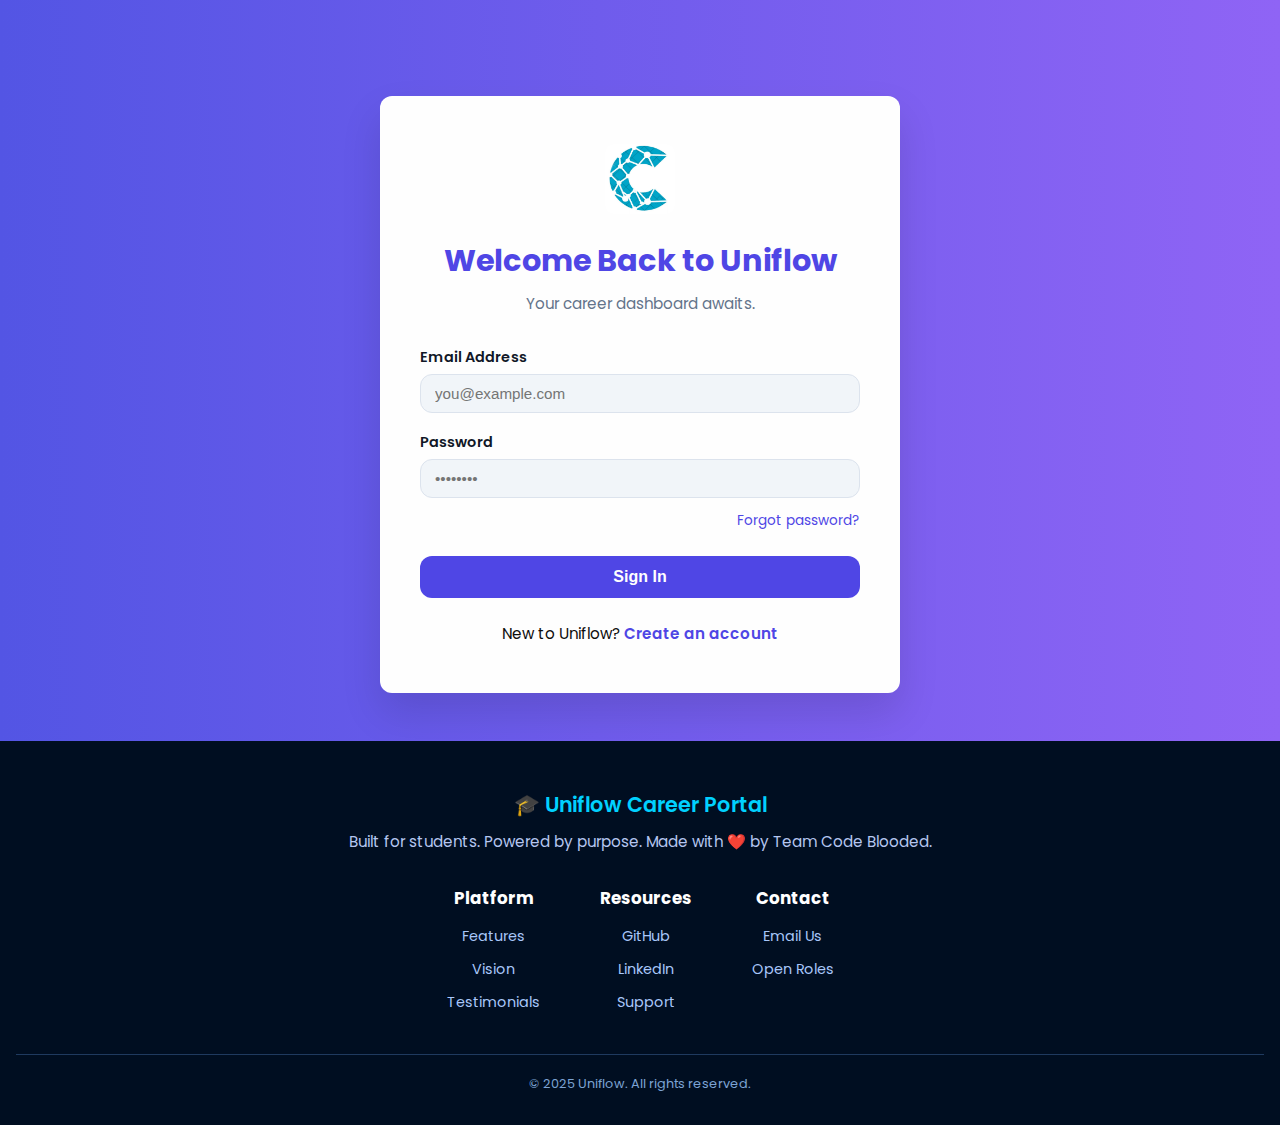
<file: signin_page/index.html>
<!DOCTYPE html>
<html lang="en">
  <head>
    <meta charset="UTF-8" />
    <meta name="viewport" content="width=device-width, initial-scale=1.0" />
    <title>Sign In | Uniflow Career Portal</title>
    <link
      href="https://fonts.googleapis.com/css2?family=Poppins:wght@400;600;700&display=swap"
      rel="stylesheet"
    />
    <link rel="stylesheet" href="style.css" />
  </head>
  <body>
    <!-- === SIGN-IN FORM === -->
    <main class="auth-wrapper">
      <div class="auth-card">
        <img src="careerLogo.png" alt="Uniflow Logo" class="auth-logo" />
        <h1 class="auth-title">Welcome Back to Uniflow</h1>
        <p class="auth-subtitle">Your career dashboard awaits.</p>

        <form class="auth-form" action="/signin" method="post">
          <label for="email">Email Address</label>
          <input
            type="email"
            id="email"
            name="email"
            placeholder="you@example.com"
            required
          />

          <label for="password">Password</label>
          <input
            type="password"
            id="password"
            name="password"
            placeholder="••••••••"
            required
          />

          <div class="forgot-password">
            <a href="#">Forgot password?</a>
          </div>

          <button type="submit" class="btn primary">Sign In</button>
        </form>

        <p class="switch-auth">
          New to Uniflow?
          <a href="../signup_Page/index.html">Create an account</a>
        </p>
      </div>
    </main>

    <!-- === FOOTER === -->
    <footer class="footer">
      <div class="footer-content">
        <div class="footer-brand">🎓 Uniflow Career Portal</div>
        <p class="footer-tagline">
          Built for students. Powered by purpose. Made with ❤️ by Team Code
          Blooded.
        </p>

        <div class="footer-links">
          <div class="footer-col">
            <h4>Platform</h4>
            <ul>
              <li><a href="#">Features</a></li>
              <li><a href="#">Vision</a></li>
              <li><a href="#">Testimonials</a></li>
            </ul>
          </div>
          <div class="footer-col">
            <h4>Resources</h4>
            <ul>
              <li><a href="#">GitHub</a></li>
              <li><a href="#">LinkedIn</a></li>
              <li><a href="#">Support</a></li>
            </ul>
          </div>
          <div class="footer-col">
            <h4>Contact</h4>
            <ul>
              <li><a href="mailto:teamcodeblooded@gmail.com">Email Us</a></li>
              <li><a href="#">Open Roles</a></li>
            </ul>
          </div>
        </div>

        <div class="footer-bottom">
          &copy; 2025 Uniflow. All rights reserved.
        </div>
      </div>
    </footer>
    <script>
      document
        .querySelector(".auth-form")
        .addEventListener("submit", function (e) {
          e.preventDefault(); // prevent actual form submission
          window.location.href = "../Home_page/index.html"; // redirect manually
        });
    </script>
  </body>
</html>
</file>
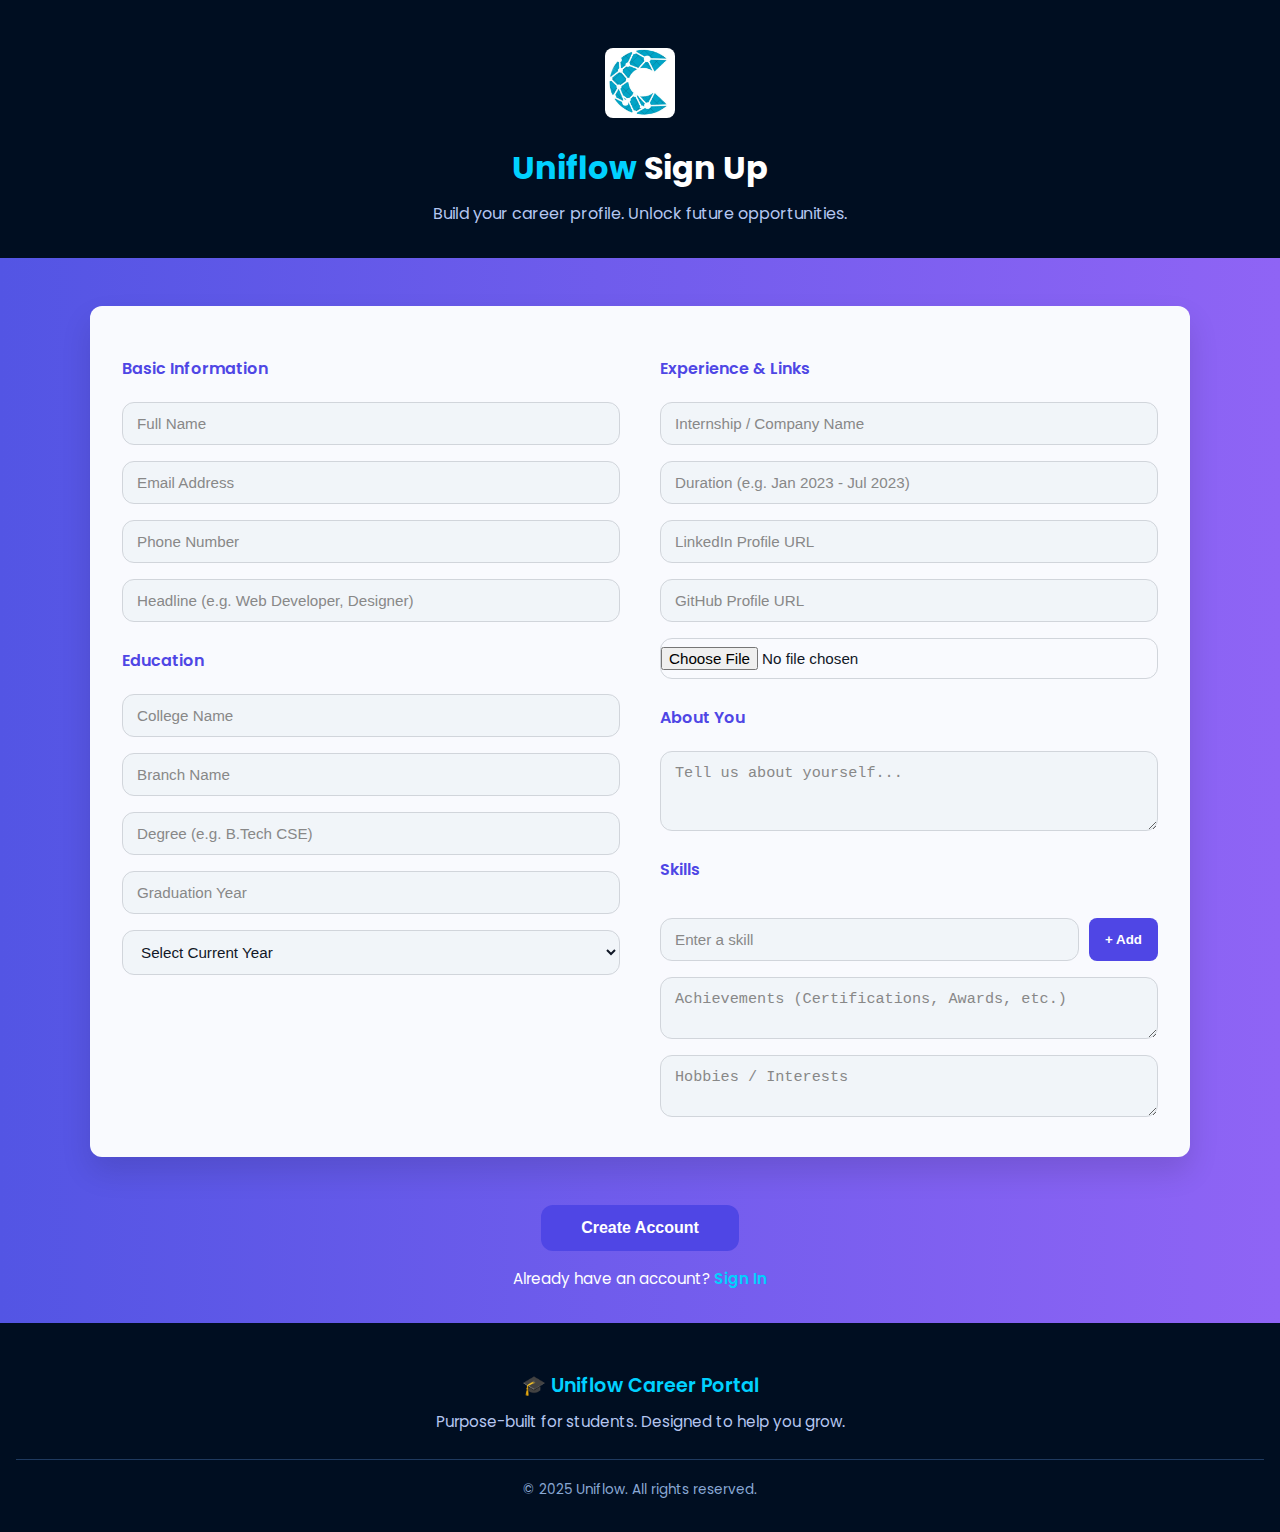
<file: signup_page/index.html>
<!DOCTYPE html>
<html lang="en">
  <head>
    <meta charset="UTF-8" />
    <meta name="viewport" content="width=device-width, initial-scale=1.0" />
    <title>Sign Up | Uniflow Career Portal</title>
    <link rel="stylesheet" href="style.css" />
    <link
      href="https://fonts.googleapis.com/css2?family=Poppins:wght@400;600;700&display=swap"
      rel="stylesheet"
    />
  </head>
  <body>
    <!-- === HEADER === -->
    <header class="signup-header">
      <img src="careerLogo.png" alt="Uniflow Logo" class="signup-logo" />
      <h1 class="signup-heading">
        <span class="brand-accent">Uniflow</span> Sign Up
      </h1>
      <p class="signup-subheading">
        Build your career profile. Unlock future opportunities.
      </p>
    </header>

    <!-- === SIGN UP FORM === -->
    <main class="signup-wrapper">
      <form class="signup-form">
        <!-- LEFT PANEL -->
        <div class="form-panel">
          <h2 class="panel-title">Basic Information</h2>
          <input type="text" placeholder="Full Name" required />
          <input type="email" placeholder="Email Address" required />
          <input type="tel" placeholder="Phone Number" required />
          <input
            type="text"
            placeholder="Headline (e.g. Web Developer, Designer)"
          />

          <h2 class="panel-title">Education</h2>
          <input type="text" placeholder="College Name" />
          <input type="text" placeholder="Branch Name" />
          <input type="text" placeholder="Degree (e.g. B.Tech CSE)" />
          <input
            type="number"
            placeholder="Graduation Year"
            min="2024"
            max="2030"
          />
          <select required>
            <option disabled selected>Select Current Year</option>
            <option>1st Year</option>
            <option>2nd Year</option>
            <option>3rd Year</option>
            <option>4th Year</option>
          </select>
        </div>

        <!-- RIGHT PANEL -->
        <div class="form-panel">
          <h2 class="panel-title">Experience & Links</h2>
          <input type="text" placeholder="Internship / Company Name" />
          <input
            type="text"
            placeholder="Duration (e.g. Jan 2023 - Jul 2023)"
          />
          <input type="url" placeholder="LinkedIn Profile URL" />
          <input type="url" placeholder="GitHub Profile URL" />
          <input type="file" accept="image/*" title="Upload Profile Picture" />

          <h2 class="panel-title">About You</h2>
          <textarea placeholder="Tell us about yourself..." rows="3"></textarea>

          <h2 class="panel-title">Skills</h2>
          <div class="skills-container" id="skillsContainer"></div>
          <div class="skill-input-group">
            <input type="text" id="skillInput" placeholder="Enter a skill" />
            <button type="button" onclick="addSkill()">+ Add</button>
          </div>

          <textarea
            placeholder="Achievements (Certifications, Awards, etc.)"
            rows="2"
          ></textarea>
          <textarea placeholder="Hobbies / Interests" rows="2"></textarea>
        </div>
      </form>
    </main>

    <!-- === SUBMIT === -->
    <div class="signup-submit">
      <a href="../Home_page/index.html"
        ><button class="btn primary">Create Account</button>
      </a>
      <p class="switch-link">
        Already have an account? <a href="../signin_Page/index.html">Sign In</a>
      </p>
    </div>

    <!-- === FOOTER === -->
    <footer class="footer">
      <div class="footer-brand">🎓 Uniflow Career Portal</div>
      <p class="footer-tagline">
        Purpose-built for students. Designed to help you grow.
      </p>
      <div class="footer-bottom">© 2025 Uniflow. All rights reserved.</div>
    </footer>

    <script src="script.js"></script>
  </body>
</html>
</file>
<file: signin_page/style.css>
:root {
  --primary: #4f46e5;
  --primary-light: #2b85ff;
  --accent: #00d1ff;
  --dark-bg: #3912af;
  --card-bg: #fefefe;
  --text-dark: #0d0d0d;
  --text-light: #ffffff;
  --muted: #64748b;
  --input-bg: #f1f5f9;
  --input-border: #dce3ed;
  --shadow: 0 20px 40px rgba(0, 0, 0, 0.12);
  --radius: 12px;
}

/* Reset + Base */
* {
  margin: 0;
  padding: 0;
  box-sizing: border-box;
}

body {
  font-family: "Poppins", sans-serif;
  background: linear-gradient(to right, #5355e4, #8f64f5);
  color: var(--text-light);
  min-height: 100vh;
  display: flex;
  flex-direction: column;
  scroll-behavior: smooth;
}

/* Navbar */
.navbar {
  background-color: transparent;
  padding: 1.5rem 2rem;
  position: fixed;
  top: 0;
  width: 100%;
  z-index: 100;
}

.nav-container {
  display: flex;
  align-items: center;
  justify-content: flex-start;
}

.brand {
  font-size: 1.6rem;
  font-weight: 700;
  color: var(--accent);
}

/* Auth Wrapper */
.auth-wrapper {
  flex: 1;
  display: flex;
  align-items: center;
  justify-content: center;
  padding: 6rem 1rem 3rem;
  animation: fadeIn 1s ease;
}

.auth-card {
  background-color: var(--card-bg);
  color: var(--text-dark);
  padding: 3rem 2.5rem;
  max-width: 520px;
  width: 100%;
  border-radius: var(--radius);
  box-shadow: var(--shadow);
  text-align: center;
}

/* Logo */
.auth-logo {
  width: 70px;
  height: 70px;
  border-radius: 8px;
  margin: 0 auto 1.5rem auto;
  display: block;
}

/* Heading */
.auth-title {
  font-size: 1.9rem;
  font-weight: 700;
  margin-bottom: 0.5rem;
  color: var(--primary);
}

.auth-title span {
  color: var(--accent);
}

.auth-subtitle {
  font-size: 0.95rem;
  color: var(--muted);
  margin-bottom: 2rem;
}

/* Form */
.auth-form {
  text-align: left;
}

.auth-form label {
  font-size: 0.9rem;
  font-weight: 600;
  margin-bottom: 6px;
  display: block;
  color: #111827;
}

.auth-form input {
  width: 100%;
  padding: 10px 14px;
  margin-bottom: 1.2rem;
  font-size: 0.95rem;
  background-color: var(--input-bg);
  border: 1px solid var(--input-border);
  border-radius: var(--radius);
  transition: border-color 0.3s ease;
}

.auth-form input:focus {
  outline: none;
  border-color: var(--primary);
}

/* Options (Remember Me + Forgot) */
.auth-options {
  display: flex;
  justify-content: space-between;
  align-items: center;
  font-size: 0.85rem;
  margin-bottom: 1.5rem;
}
.auth-logo {
  animation: dropIn 0.7s ease;
}

@keyframes dropIn {
  from {
    opacity: 0;
    transform: translateY(-10px);
  }
  to {
    opacity: 1;
    transform: translateY(0);
  }
}

.auth-options a {
  color: var(--primary);
  text-decoration: none;
  transition: color 0.3s ease;
  text-align: right;
  align-content: start;
}
.forgot-password {
  text-align: right;
  margin-top: -10px;
  margin-bottom: 1.5rem;
}

.forgot-password a {
  color: var(--primary);
  font-size: 0.85rem;
  text-decoration: none;
  transition: color 0.3s ease;
}

.forgot-password a:hover {
  color: var(--primary-light);
  text-decoration: underline;
}

.auth-options a:hover {
  color: var(--primary-light);
}

/* Submit Button */
.btn.primary {
  width: 100%;
  background-color: var(--primary);
  color: var(--text-light);
  padding: 12px;
  border: none;
  border-radius: var(--radius);
  font-size: 1rem;
  font-weight: 600;
  cursor: pointer;
  transition: background-color 0.3s ease;
}

.btn.primary:hover {
  background-color: var(--primary-light);
}

/* Switch Auth Link */
.switch-auth {
  margin-top: 1.5rem;
  font-size: 0.95rem;
}

.switch-auth a {
  color: var(--primary);
  font-weight: 600;
  text-decoration: none;
}

.switch-auth a:hover {
  text-decoration: underline;
}

/* Footer */
.footer {
  background-color: #000e21;
  color: var(--muted);
  padding: 3rem 1rem 2rem;
  text-align: center;
}

.footer-brand {
  font-size: 1.3rem;
  font-weight: 600;
  color: var(--accent);
  margin-bottom: 10px;
}

.footer-tagline {
  max-width: 600px;
  margin: 0 auto 2rem;
  font-size: 0.95rem;
  color: #b5c6f0;
}

.footer-links {
  display: flex;
  justify-content: center;
  flex-wrap: wrap;
  gap: 60px;
  margin-bottom: 2rem;
}

.footer-col h4 {
  font-size: 1.05rem;
  margin-bottom: 12px;
  color: var(--text-light);
}

.footer-col ul {
  list-style: none;
  padding: 0;
}

.footer-col li {
  margin-bottom: 8px;
}

.footer-col a {
  color: #a8c7fa;
  text-decoration: none;
  font-size: 0.9rem;
  transition: color 0.3s ease;
}

.footer-col a:hover {
  color: white;
}

.footer-bottom {
  font-size: 0.8rem;
  color: #7ca3d4;
  border-top: 1px solid #1f3a5f;
  padding-top: 1.2rem;
}

/* Animations */
@keyframes fadeIn {
  from {
    opacity: 0;
    transform: translateY(20px);
  }
  to {
    opacity: 1;
    transform: translateY(0);
  }
}

/* Responsive */
@media (max-width: 540px) {
  .auth-card {
    padding: 2rem 1.5rem;
    max-width: 100%;
  }

  .auth-title {
    font-size: 1.6rem;
  }

  .footer-links {
    flex-direction: column;
    gap: 40px;
  }
}
</file>
<file: signup_page/style.css>
:root {
  --primary: #4f46e5;
  --primary-light: #6c63ff;
  --accent: #00d1ff;
  --text-dark: #111827;
  --text-light: #ffffff;
  --muted: #64748b;
  --card-bg: #f9fafe;
  --input-bg: #f1f5f9;
  --input-border: #d1d5db;
  --shadow: 0 15px 30px rgba(0, 0, 0, 0.12);
  --radius: 12px;
  --transition: all 0.3s ease;
  --gradient: linear-gradient(to right, #5355e4, #8f64f5);
}

* {
  box-sizing: border-box;
  margin: 0;
  padding: 0;
}

body {
  font-family: "Poppins", sans-serif;
  background: var(--gradient);
  color: var(--text-dark);
  line-height: 1.6;
}

/* HEADER */
.signup-header {
  text-align: center;
  padding: 3rem 1rem 2rem;
  background-color: #000e21;
}

.signup-logo {
  width: 70px;
  height: 70px;
  border-radius: 8px;
  margin-bottom: 1rem;
}

.signup-heading {
  font-size: 2rem;
  font-weight: 700;
  color: var(--text-light);
}

.brand-accent {
  color: var(--accent);
}

.signup-subheading {
  font-size: 1rem;
  color: #b5c6f0;
  margin-top: 0.5rem;
}

/* FORM WRAPPER */
.signup-wrapper {
  display: flex;
  justify-content: center;
  padding: 3rem 1rem 1rem;
}

.signup-form {
  display: flex;
  flex-wrap: wrap;
  gap: 40px;
  background-color: var(--card-bg);
  padding: 2.5rem 2rem;
  border-radius: var(--radius);
  box-shadow: var(--shadow);
  max-width: 1100px;
  width: 100%;
}

/* PANELS */
.form-panel {
  flex: 1;
  min-width: 320px;
  display: flex;
  flex-direction: column;
  gap: 16px;
}

/* TITLES */
.panel-title {
  font-size: 1rem;
  font-weight: 600;
  color: var(--primary);
  margin: 10px 0 4px;
}

/* INPUTS */
input,
select,
textarea {
  padding: 12px 14px;
  border-radius: var(--radius);
  border: 1px solid var(--input-border);
  background-color: var(--input-bg);
  font-size: 0.95rem;
  color: var(--text-dark);
  transition: var(--transition);
}

input:focus,
select:focus,
textarea:focus {
  border-color: var(--primary);
  outline: none;
}

/* PLACEHOLDER */
input::placeholder,
textarea::placeholder {
  color: #888;
}

/* FILE INPUT OVERRIDE */
input[type="file"] {
  background-color: transparent;
  padding: 8px 0;
}

/* TEXTAREA */
textarea {
  resize: vertical;
}

/* SKILLS */
.skills-container {
  display: flex;
  flex-wrap: wrap;
  gap: 10px;
}

.skill-tag {
  background-color: var(--primary);
  color: white;
  padding: 6px 14px;
  border-radius: 20px;
  font-size: 0.85rem;
  display: flex;
  align-items: center;
  gap: 8px;
}

.skill-tag span {
  font-weight: bold;
  cursor: pointer;
}

.skill-input-group {
  display: flex;
  gap: 10px;
}

.skill-input-group input {
  flex: 1;
}

.skill-input-group button {
  background-color: var(--primary);
  color: white;
  border: none;
  border-radius: 8px;
  padding: 10px 16px;
  font-weight: 600;
  cursor: pointer;
  transition: var(--transition);
}

.skill-input-group button:hover {
  background-color: var(--primary-light);
}

/* SUBMIT */
.signup-submit {
  text-align: center;
  padding: 2rem 1rem;
}

.btn.primary {
  background-color: var(--primary);
  color: var(--text-light);
  border: none;
  padding: 14px 40px;
  font-size: 1rem;
  font-weight: 600;
  border-radius: var(--radius);
  cursor: pointer;
  transition: var(--transition);
}

.btn.primary:hover {
  background-color: var(--primary-light);
}

.switch-link {
  margin-top: 1rem;
  font-size: 0.95rem;
  color: var(--text-light);
}

.switch-link a {
  color: var(--accent);
  text-decoration: none;
  font-weight: 600;
}

.switch-link a:hover {
  text-decoration: underline;
}

/* FOOTER */
.footer {
  background-color: #000e21;
  color: #7ca3d4;
  text-align: center;
  padding: 3rem 1rem 2rem;
}

.footer-brand {
  font-size: 1.2rem;
  font-weight: 600;
  color: var(--accent);
  margin-bottom: 0.5rem;
}

.footer-tagline {
  max-width: 600px;
  margin: 0 auto 1.5rem;
  font-size: 0.95rem;
  color: #b5c6f0;
}

.footer-bottom {
  font-size: 0.85rem;
  color: #89a8d4;
  border-top: 1px solid #1f3a5f;
  padding-top: 1.2rem;
}

/* RESPONSIVE */
@media (max-width: 768px) {
  .signup-form {
    flex-direction: column;
    gap: 32px;
  }
}
</file>
